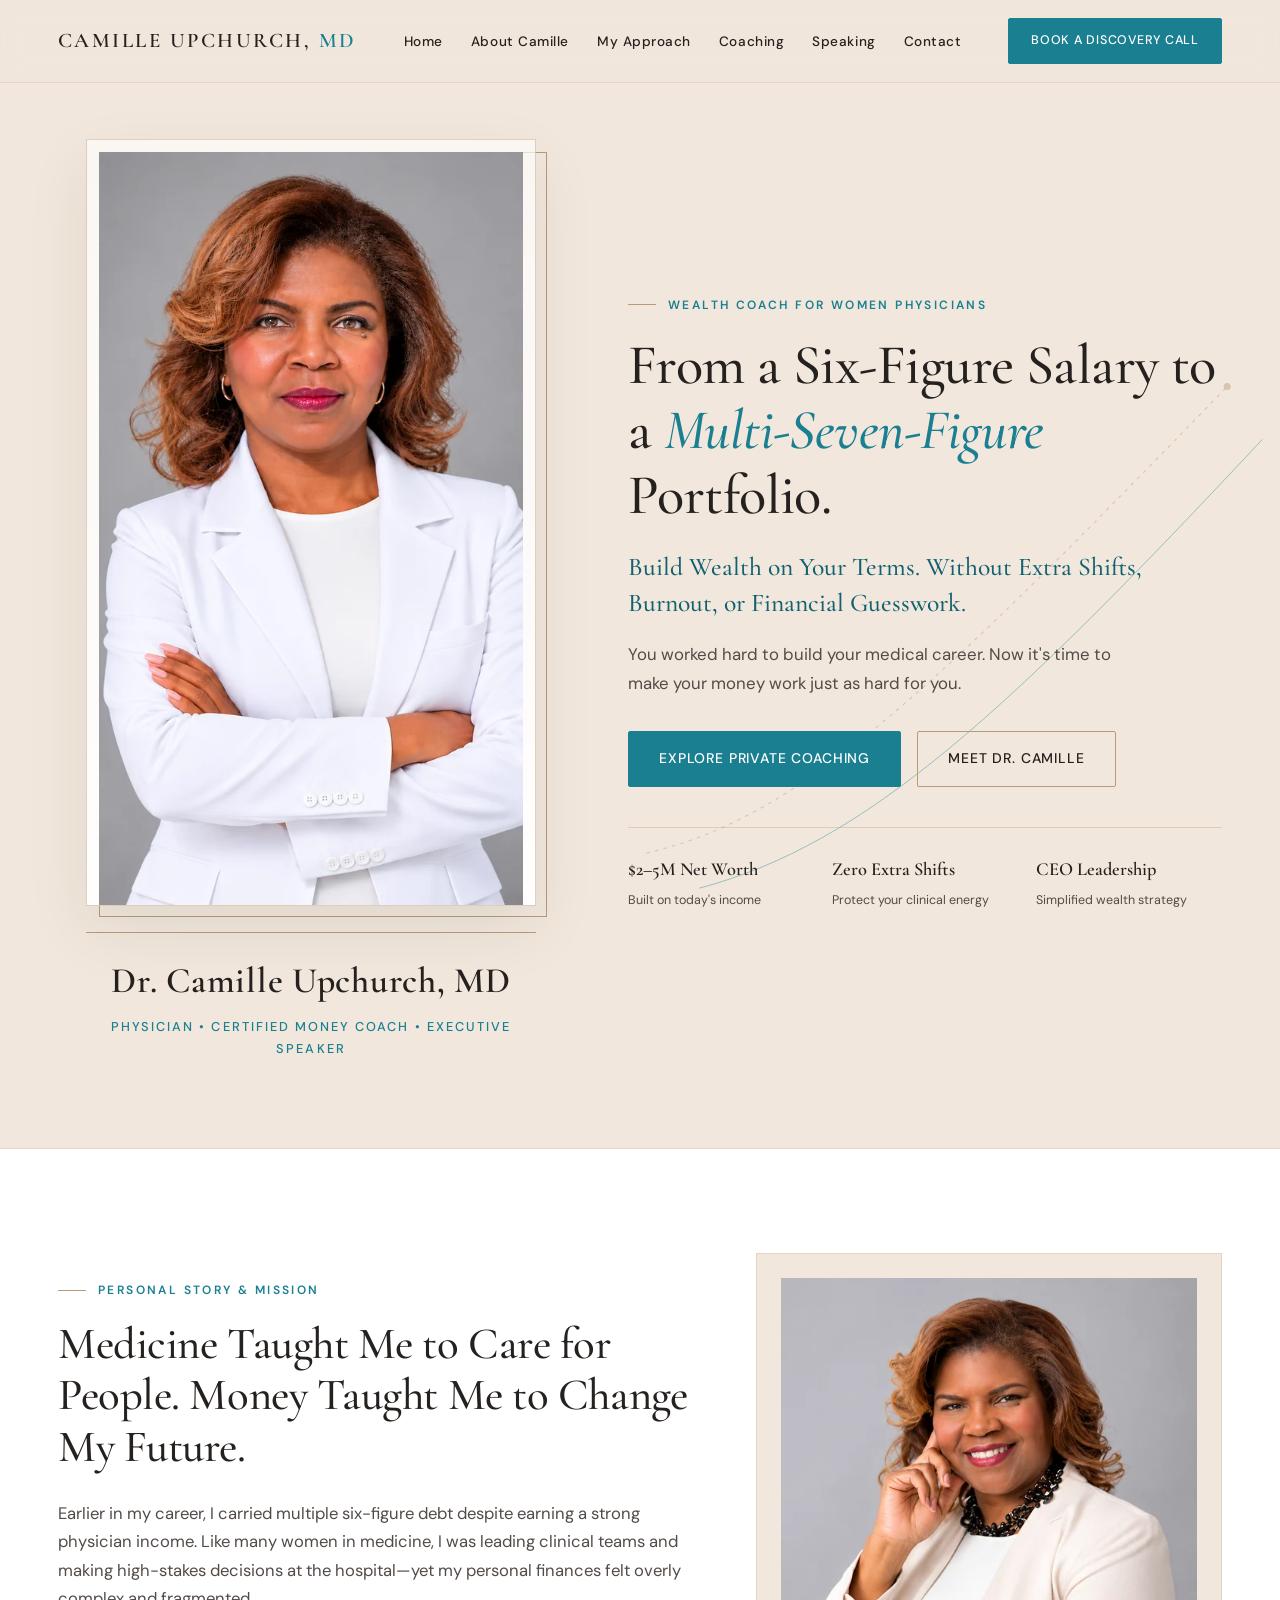
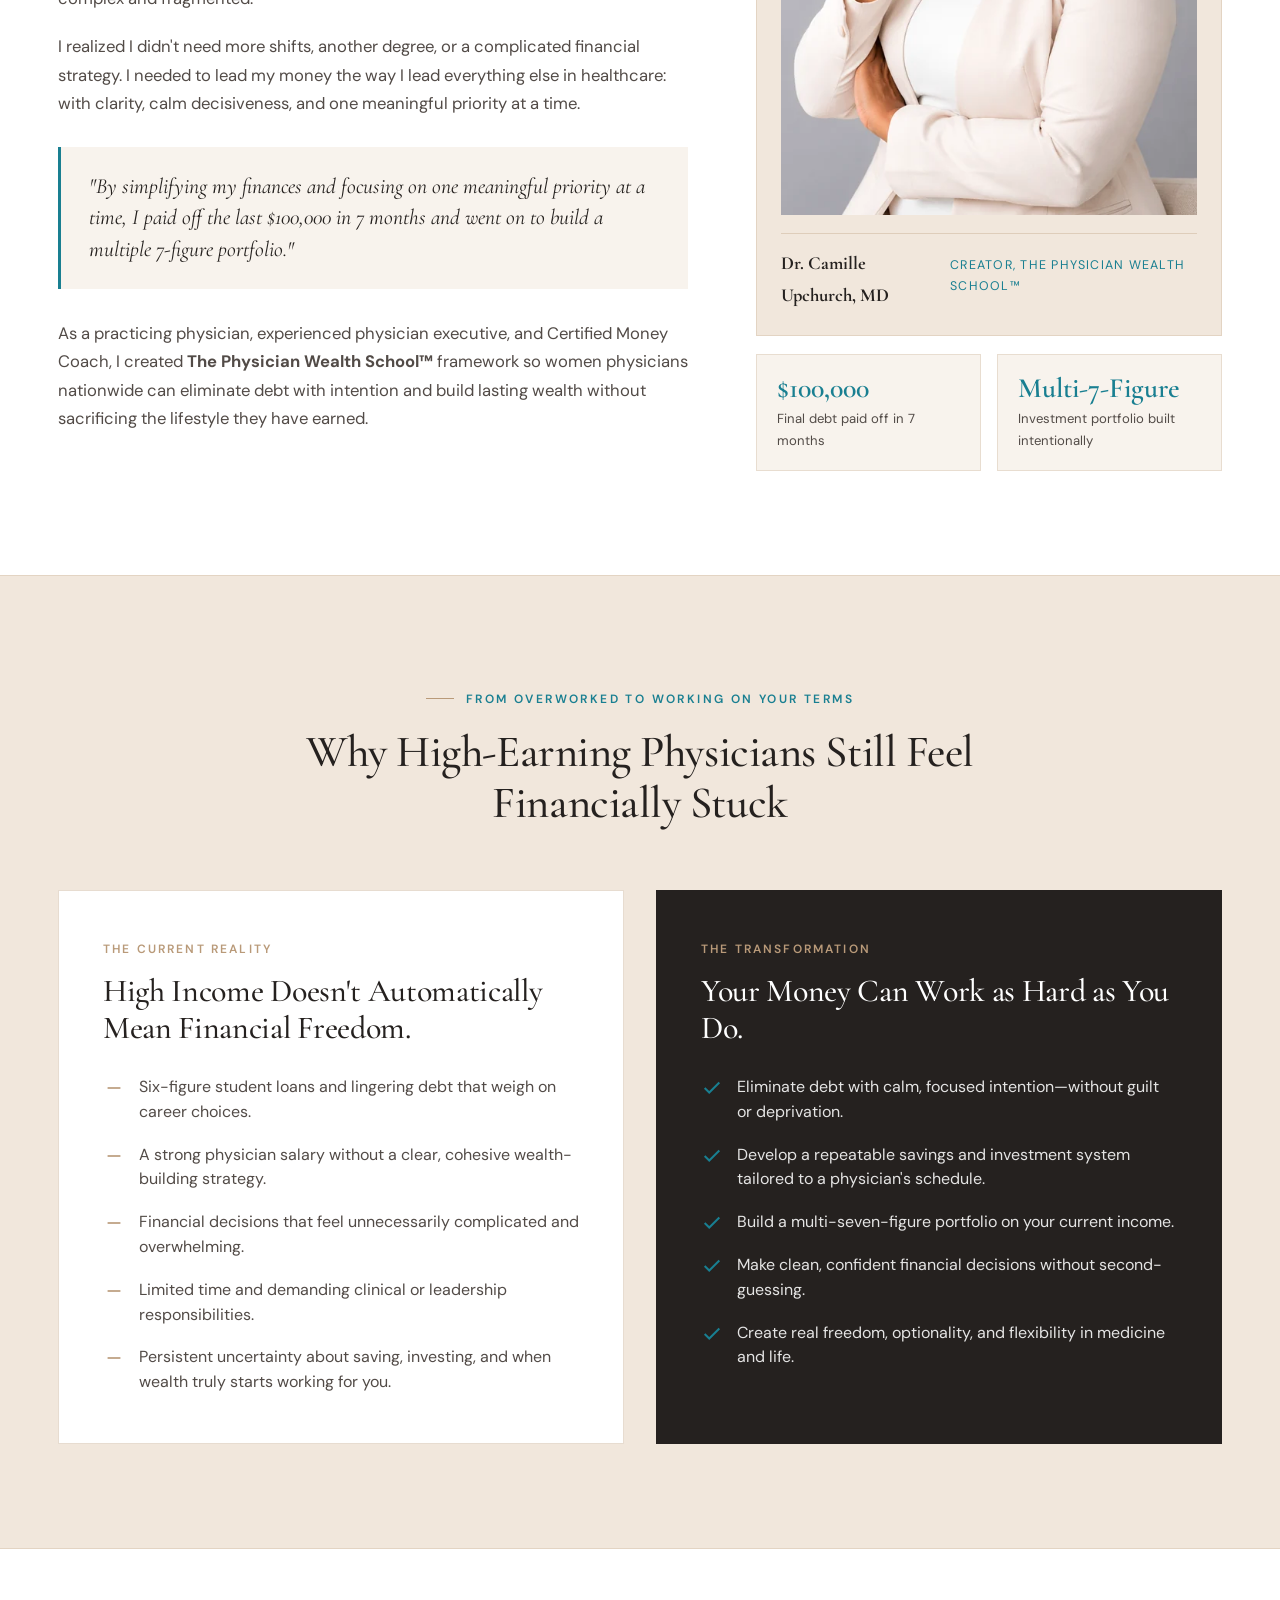
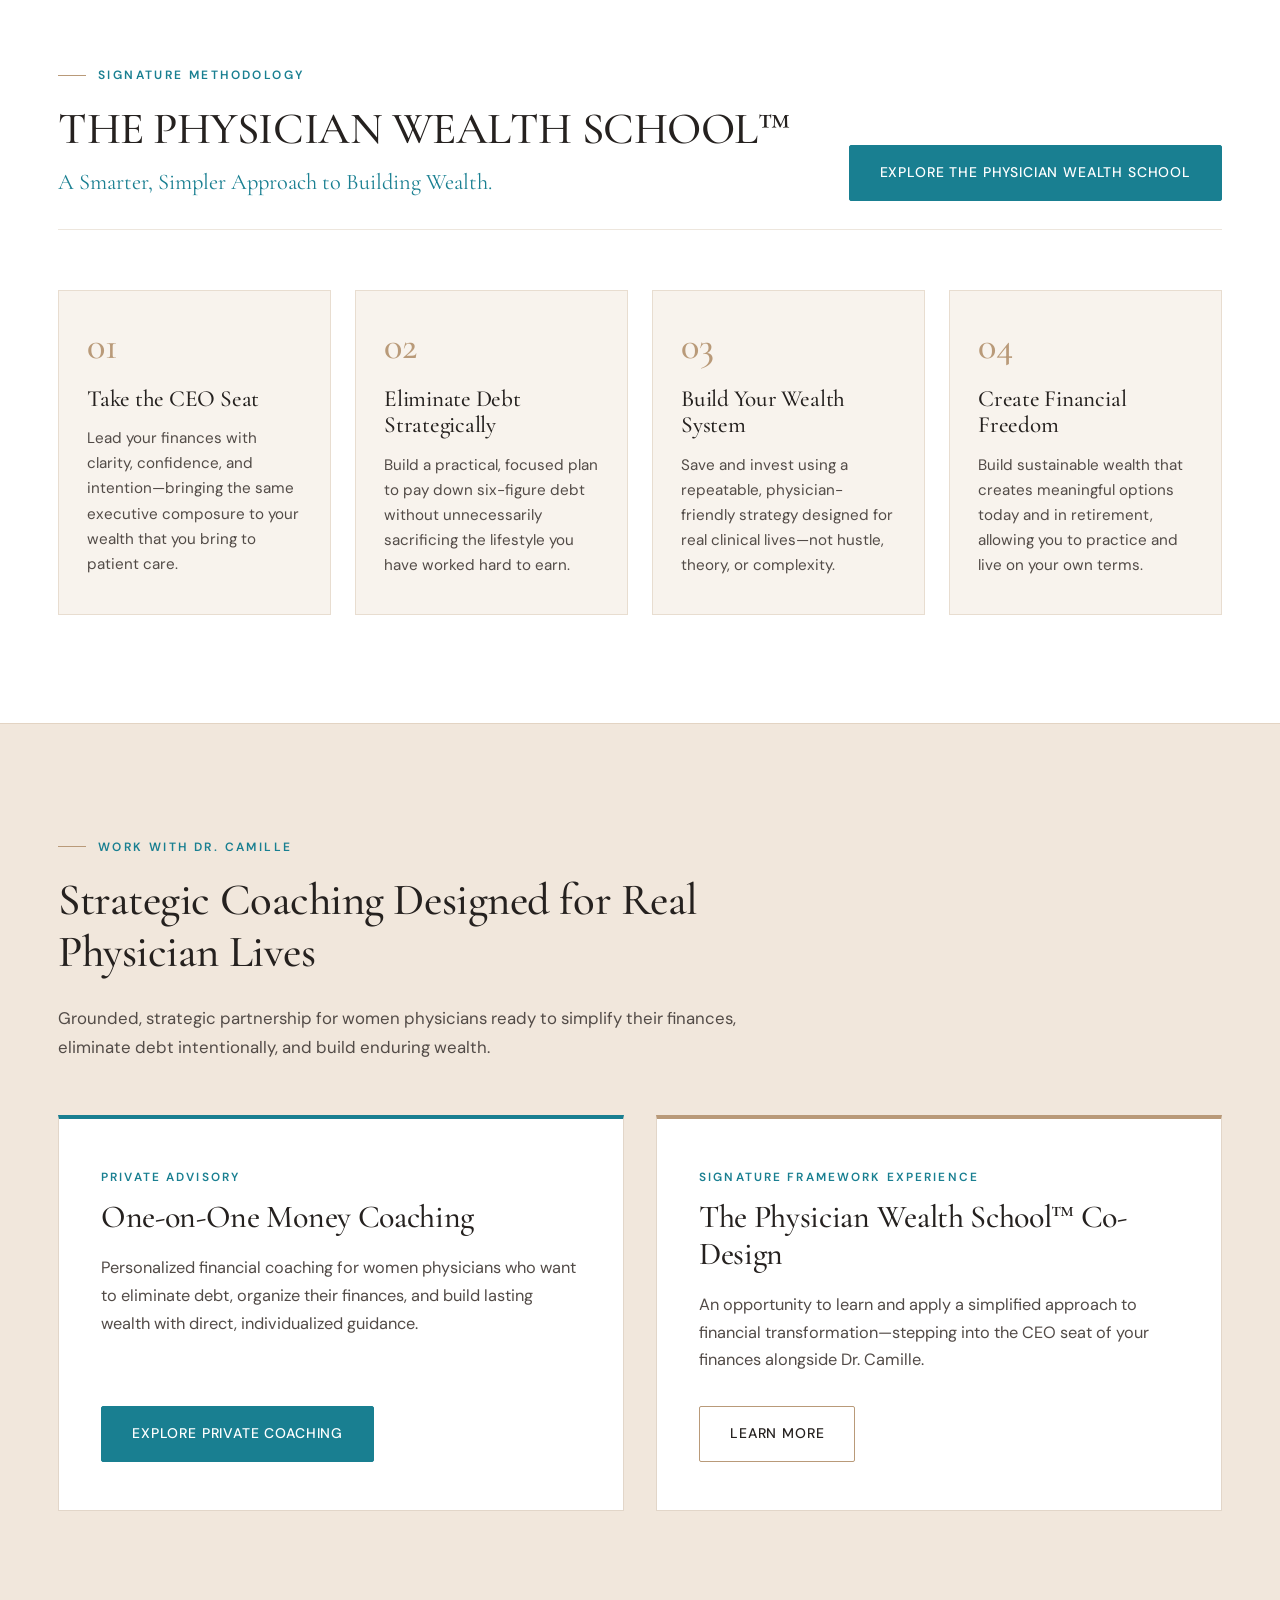
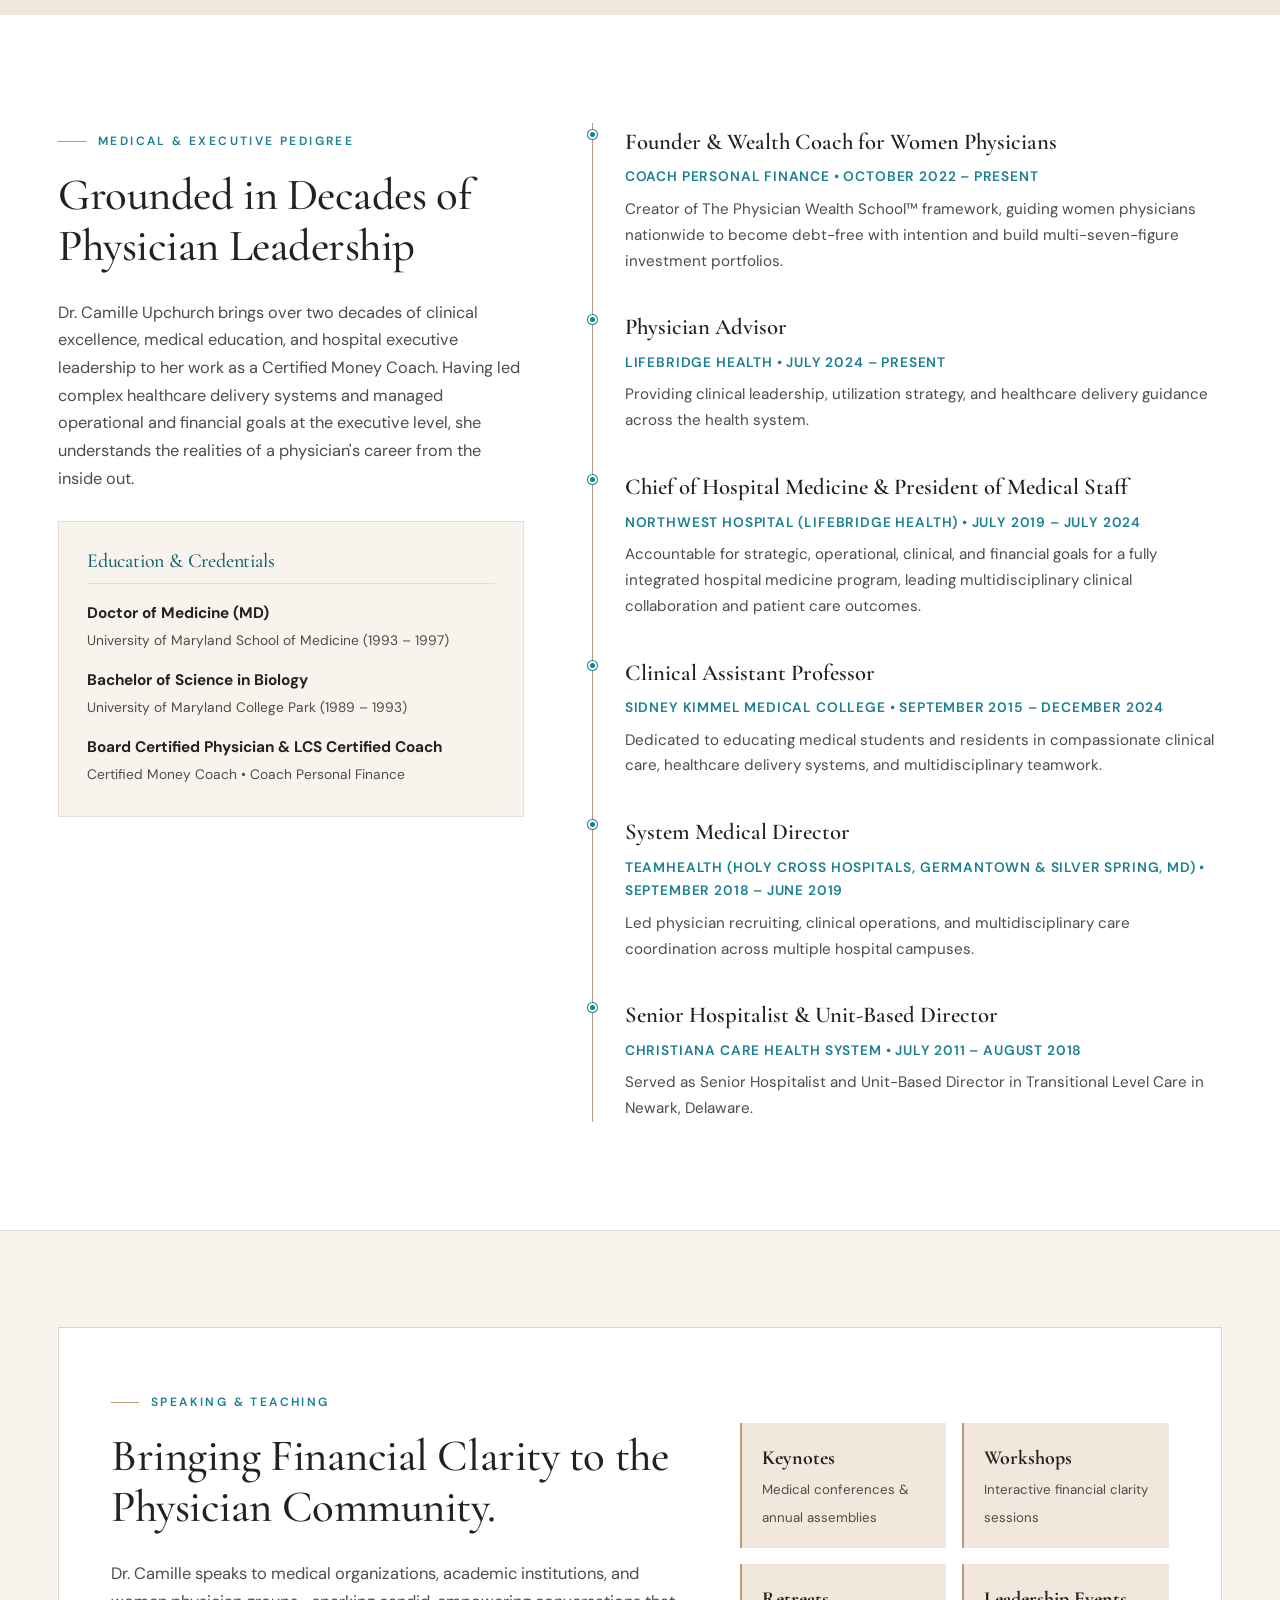
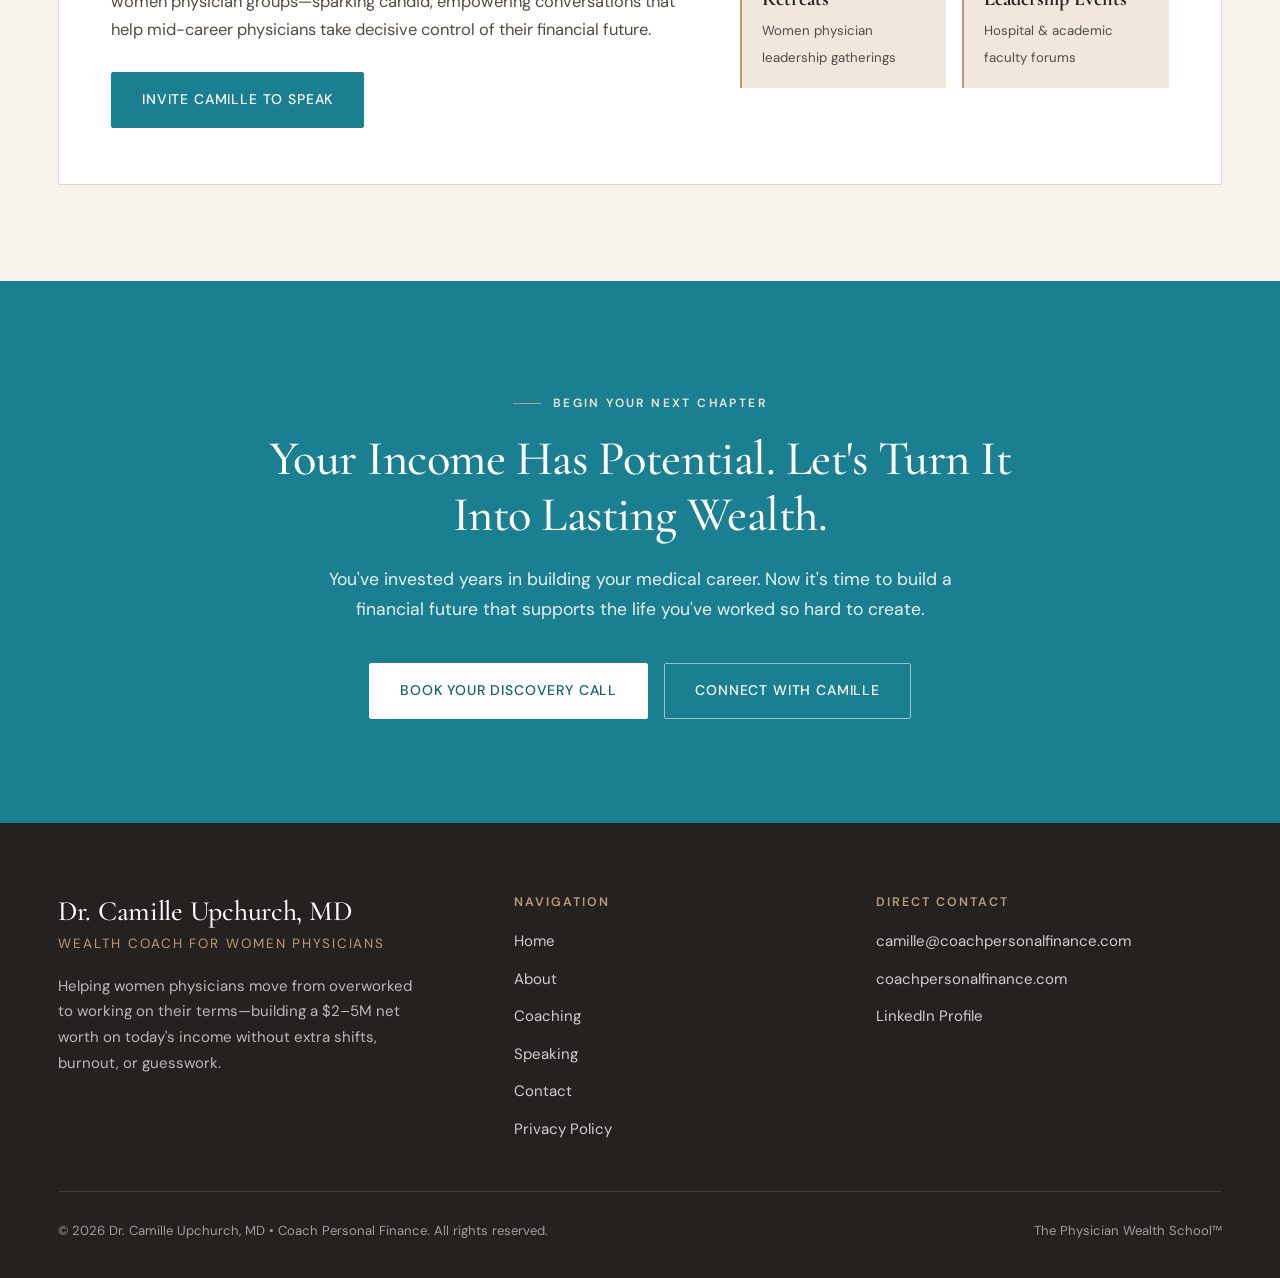
<file: index.html>
<!DOCTYPE html>
<html lang="en">
<head>
<meta charset="UTF-8">
<meta name="viewport" content="width=device-width, initial-scale=1.0">
<title>Dr. Camille Upchurch, MD | Wealth Coach for Women Physicians</title>
<meta name="description" content="Dr. Camille Upchurch, MD — Physician, Certified Money Coach, Physician Executive, and Creator of The Physician Wealth School™. Helping women physicians build a $2–5M net worth on today's income without extra shifts, burnout, or guesswork.">
<meta property="og:title" content="Dr. Camille Upchurch, MD | Wealth Coach for Women Physicians">
<meta property="og:description" content="From a Six-Figure Salary to a Multi-Seven-Figure Portfolio. Build wealth on your terms without extra shifts, burnout, or financial guesswork.">
<meta property="og:type" content="website">
<meta property="og:url" content="https://coachpersonalfinance.com/">
<link rel="preconnect" href="https://fonts.googleapis.com">
<link rel="preconnect" href="https://fonts.gstatic.com" crossorigin>
<link href="https://fonts.googleapis.com/css2?family=Cormorant+Garamond:ital,wght@0,400;0,500;0,600;0,700;1,400;1,600&family=DM+Sans:ital,opsz,wght@0,9..40,300;0,9..40,400;0,9..40,500;0,9..40,600;1,9..40,400&display=swap" rel="stylesheet">
<script type="application/ld+json">
{
  "@context": "https://schema.org",
  "@type": "Person",
  "name": "Dr. Camille Upchurch, MD",
  "jobTitle": "Wealth Coach for Women Physicians & Physician Executive",
  "description": "Physician, Certified Money Coach, Physician Executive, Speaker, and Creator of The Physician Wealth School™.",
  "url": "https://coachpersonalfinance.com/",
  "email": "camille@coachpersonalfinance.com",
  "sameAs": [
    "https://coachpersonalfinance.com/",
    "https://www.linkedin.com/in/camille-upchurch-md-78570296/"
  ],
  "alumniOf": [
    {
      "@type": "CollegeOrUniversity",
      "name": "University of Maryland School of Medicine"
    },
    {
      "@type": "CollegeOrUniversity",
      "name": "University of Maryland College Park"
    }
  ]
}
</script>
<link rel="stylesheet" href="styles.css">
</head>
<body>

<header class="site-header" id="siteHeader">
  <div class="container nav-inner">
    <a href="#home" class="brand-wordmark" aria-label="Dr. Camille Upchurch, MD Home">
      CAMILLE UPCHURCH, <span>MD</span>
    </a>

    <nav aria-label="Primary Navigation">
      <ul class="nav-links">
        <li><a href="#home">Home</a></li>
        <li><a href="#about">About Camille</a></li>
        <li><a href="#approach">My Approach</a></li>
        <li><a href="#coaching">Coaching</a></li>
        <li><a href="#speaking">Speaking</a></li>
        <li><a href="#contact">Contact</a></li>
      </ul>
    </nav>

    <div class="nav-cta-desktop">
      <a href="mailto:camille@coachpersonalfinance.com?subject=Discovery%20Call%20Inquiry" class="btn btn-primary nav-cta" data-modal-trigger="discovery">
        Book a Discovery Call
      </a>
    </div>

    <button class="mobile-toggle" id="mobileToggle" aria-expanded="false" aria-controls="mobileMenu" aria-label="Toggle Menu">
      <svg width="22" height="22" viewBox="0 0 24 24" fill="none" stroke="currentColor" stroke-width="1.8">
        <line x1="3" y1="7" x2="21" y2="7"></line>
        <line x1="3" y1="12" x2="21" y2="12"></line>
        <line x1="3" y1="17" x2="21" y2="17"></line>
      </svg>
    </button>
  </div>

  <div class="mobile-menu" id="mobileMenu">
    <a href="#home">Home</a>
    <a href="#about">About Camille</a>
    <a href="#approach">My Approach</a>
    <a href="#coaching">Coaching</a>
    <a href="#speaking">Speaking</a>
    <a href="#contact">Contact</a>
    <a href="mailto:camille@coachpersonalfinance.com?subject=Discovery%20Call%20Inquiry" class="btn btn-primary" data-modal-trigger="discovery">Book a Discovery Call</a>
  </div>
</header>

<main>
  <!-- HERO SECTION -->
  <section class="hero" id="home">
    <svg class="hero-bg-graphic" viewBox="0 0 800 700" fill="none" aria-hidden="true">
      <path d="M80 620 C 260 580, 420 420, 740 90" stroke="#B99A79" stroke-width="1.2" stroke-dasharray="4 6"/>
      <path d="M140 660 C 330 610, 490 460, 780 150" stroke="#197F91" stroke-width="1"/>
      <circle cx="740" cy="90" r="4" fill="#B99A79"/>
    </svg>

    <div class="container hero-grid">
      <div class="hero-portrait-col reveal">
        <div class="portrait-frame">
          <img
            src="[data-uri]"
            alt="Dr. Camille Upchurch, MD — Wealth Coach for Women Physicians"
            width="560"
            height="995"
            fetchpriority="high">
        </div>
        <div class="hero-nameplate">
          <div class="doctor-name">Dr. Camille Upchurch, MD</div>
          <div class="doctor-creds">Physician &bull; Certified Money Coach &bull; Executive Speaker</div>
        </div>
      </div>

      <div class="hero-copy reveal">
        <div class="eyebrow">Wealth Coach for Women Physicians</div>
        <h1 class="hero-title">
          From a Six-Figure Salary to a <em>Multi-Seven-Figure</em> Portfolio.
        </h1>
        <p class="hero-subtitle">
          Build Wealth on Your Terms. Without Extra Shifts, Burnout, or Financial Guesswork.
        </p>
        <p class="hero-desc">
          You worked hard to build your medical career. Now it's time to make your money work just as hard for you.
        </p>

        <div class="hero-actions">
          <a href="#coaching" class="btn btn-primary">Explore Private Coaching</a>
          <a href="#intro" class="btn btn-secondary">Meet Dr. Camille</a>
        </div>

        <div class="hero-pillars">
          <div class="pillar-item">
            <span>$2–5M Net Worth</span>
            <small>Built on today's income</small>
          </div>
          <div class="pillar-item">
            <span>Zero Extra Shifts</span>
            <small>Protect your clinical energy</small>
          </div>
          <div class="pillar-item">
            <span>CEO Leadership</span>
            <small>Simplified wealth strategy</small>
          </div>
        </div>
      </div>
    </div>
  </section>

  <!-- PERSONAL INTRODUCTION -->
  <section class="intro-section" id="intro">
    <div class="container intro-grid">
      <div class="intro-text reveal">
        <div class="eyebrow">Personal Story &amp; Mission</div>
        <h2 class="section-heading">
          Medicine Taught Me to Care for People. Money Taught Me to Change My Future.
        </h2>
        <p>
          Earlier in my career, I carried multiple six-figure debt despite earning a strong physician income. Like many women in medicine, I was leading clinical teams and making high-stakes decisions at the hospital—yet my personal finances felt overly complex and fragmented.
        </p>
        <p>
          I realized I didn't need more shifts, another degree, or a complicated financial strategy. I needed to lead my money the way I lead everything else in healthcare: with clarity, calm decisiveness, and one meaningful priority at a time.
        </p>

        <div class="intro-highlight">
          <p>
            "By simplifying my finances and focusing on one meaningful priority at a time, I paid off the last $100,000 in 7 months and went on to build a multiple 7-figure portfolio."
          </p>
        </div>

        <p>
          As a practicing physician, experienced physician executive, and Certified Money Coach, I created <strong>The Physician Wealth School™</strong> framework so women physicians nationwide can eliminate debt with intention and build lasting wealth without sacrificing the lifestyle they have earned.
        </p>
      </div>

      <div class="intro-media reveal">
        <div class="secondary-portrait-card">
          <img
            src="[data-uri]"
            alt="Dr. Camille Upchurch, MD smiling in cream blazer"
            width="540"
            height="698"
            loading="lazy">
          <div class="secondary-caption">
            <strong>Dr. Camille Upchurch, MD</strong>
            <span>Creator, The Physician Wealth School™</span>
          </div>
        </div>

        <div class="milestone-strip">
          <div class="milestone-box">
            <div class="num">$100,000</div>
            <div class="label">Final debt paid off in 7 months</div>
          </div>
          <div class="milestone-box">
            <div class="num">Multi-7-Figure</div>
            <div class="label">Investment portfolio built intentionally</div>
          </div>
        </div>
      </div>
    </div>
  </section>

  <!-- THE PROBLEM / THE TRANSFORMATION -->
  <section class="transformation-section">
    <div class="container">
      <div class="split-header reveal">
        <div class="eyebrow">From Overworked to Working on Your Terms</div>
        <h2 class="section-heading">Why High-Earning Physicians Still Feel Financially Stuck</h2>
      </div>

      <div class="split-grid">
        <div class="split-card split-problem reveal">
          <div>
            <div class="split-tag">The Current Reality</div>
            <h3>High Income Doesn't Automatically Mean Financial Freedom.</h3>
            <ul class="split-list">
              <li>
                <svg class="split-icon" viewBox="0 0 24 24" fill="none" stroke="#B99A79" stroke-width="1.8"><line x1="5" y1="12" x2="19" y2="12"/></svg>
                <span>Six-figure student loans and lingering debt that weigh on career choices.</span>
              </li>
              <li>
                <svg class="split-icon" viewBox="0 0 24 24" fill="none" stroke="#B99A79" stroke-width="1.8"><line x1="5" y1="12" x2="19" y2="12"/></svg>
                <span>A strong physician salary without a clear, cohesive wealth-building strategy.</span>
              </li>
              <li>
                <svg class="split-icon" viewBox="0 0 24 24" fill="none" stroke="#B99A79" stroke-width="1.8"><line x1="5" y1="12" x2="19" y2="12"/></svg>
                <span>Financial decisions that feel unnecessarily complicated and overwhelming.</span>
              </li>
              <li>
                <svg class="split-icon" viewBox="0 0 24 24" fill="none" stroke="#B99A79" stroke-width="1.8"><line x1="5" y1="12" x2="19" y2="12"/></svg>
                <span>Limited time and demanding clinical or leadership responsibilities.</span>
              </li>
              <li>
                <svg class="split-icon" viewBox="0 0 24 24" fill="none" stroke="#B99A79" stroke-width="1.8"><line x1="5" y1="12" x2="19" y2="12"/></svg>
                <span>Persistent uncertainty about saving, investing, and when wealth truly starts working for you.</span>
              </li>
            </ul>
          </div>
        </div>

        <div class="split-card split-solution reveal">
          <div>
            <div class="split-tag">The Transformation</div>
            <h3>Your Money Can Work as Hard as You Do.</h3>
            <ul class="split-list">
              <li>
                <svg class="split-icon" viewBox="0 0 24 24" fill="none" stroke="#197F91" stroke-width="2.2"><polyline points="20 6 9 17 4 12"/></svg>
                <span>Eliminate debt with calm, focused intention—without guilt or deprivation.</span>
              </li>
              <li>
                <svg class="split-icon" viewBox="0 0 24 24" fill="none" stroke="#197F91" stroke-width="2.2"><polyline points="20 6 9 17 4 12"/></svg>
                <span>Develop a repeatable savings and investment system tailored to a physician's schedule.</span>
              </li>
              <li>
                <svg class="split-icon" viewBox="0 0 24 24" fill="none" stroke="#197F91" stroke-width="2.2"><polyline points="20 6 9 17 4 12"/></svg>
                <span>Build a multi-seven-figure portfolio on your current income.</span>
              </li>
              <li>
                <svg class="split-icon" viewBox="0 0 24 24" fill="none" stroke="#197F91" stroke-width="2.2"><polyline points="20 6 9 17 4 12"/></svg>
                <span>Make clean, confident financial decisions without second-guessing.</span>
              </li>
              <li>
                <svg class="split-icon" viewBox="0 0 24 24" fill="none" stroke="#197F91" stroke-width="2.2"><polyline points="20 6 9 17 4 12"/></svg>
                <span>Create real freedom, optionality, and flexibility in medicine and life.</span>
              </li>
            </ul>
          </div>
        </div>
      </div>
    </div>
  </section>

  <!-- THE SIGNATURE FRAMEWORK -->
  <section class="framework-section" id="approach">
    <div class="container">
      <div class="framework-head reveal">
        <div>
          <div class="eyebrow">Signature Methodology</div>
          <h2 class="section-heading" style="margin-bottom:0;">THE PHYSICIAN WEALTH SCHOOL™</h2>
          <p>A Smarter, Simpler Approach to Building Wealth.</p>
        </div>
        <a href="#coaching" class="btn btn-primary">Explore The Physician Wealth School</a>
      </div>

      <div class="framework-grid">
        <article class="step-card reveal">
          <div class="step-num">01</div>
          <h3>Take the CEO Seat</h3>
          <p>Lead your finances with clarity, confidence, and intention—bringing the same executive composure to your wealth that you bring to patient care.</p>
        </article>

        <article class="step-card reveal">
          <div class="step-num">02</div>
          <h3>Eliminate Debt Strategically</h3>
          <p>Build a practical, focused plan to pay down six-figure debt without unnecessarily sacrificing the lifestyle you have worked hard to earn.</p>
        </article>

        <article class="step-card reveal">
          <div class="step-num">03</div>
          <h3>Build Your Wealth System</h3>
          <p>Save and invest using a repeatable, physician-friendly strategy designed for real clinical lives—not hustle, theory, or complexity.</p>
        </article>

        <article class="step-card reveal">
          <div class="step-num">04</div>
          <h3>Create Financial Freedom</h3>
          <p>Build sustainable wealth that creates meaningful options today and in retirement, allowing you to practice and live on your own terms.</p>
        </article>
      </div>
    </div>
  </section>

  <!-- COACHING SERVICES -->
  <section class="coaching-section" id="coaching">
    <div class="container">
      <div class="coaching-intro reveal">
        <div class="eyebrow">Work With Dr. Camille</div>
        <h2 class="section-heading">Strategic Coaching Designed for Real Physician Lives</h2>
        <p>
          Grounded, strategic partnership for women physicians ready to simplify their finances, eliminate debt intentionally, and build enduring wealth.
        </p>
      </div>

      <div class="services-grid">
        <div class="service-card featured reveal">
          <div>
            <div class="service-label">Private Advisory</div>
            <h3>One-on-One Money Coaching</h3>
            <p>
              Personalized financial coaching for women physicians who want to eliminate debt, organize their finances, and build lasting wealth with direct, individualized guidance.
            </p>
          </div>
          <div>
            <a href="mailto:camille@coachpersonalfinance.com?subject=One-on-One%20Money%20Coaching%20Inquiry" class="btn btn-primary" data-modal-trigger="coaching">
              Explore Private Coaching
            </a>
          </div>
        </div>

        <div class="service-card co-design reveal">
          <div>
            <div class="service-label">Signature Framework Experience</div>
            <h3>The Physician Wealth School™ Co-Design</h3>
            <p>
              An opportunity to learn and apply a simplified approach to financial transformation—stepping into the CEO seat of your finances alongside Dr. Camille.
            </p>
          </div>
          <div>
            <a href="mailto:camille@coachpersonalfinance.com?subject=DESIGN%20-%20The%20Physician%20Wealth%20School%20Co-Design" class="btn btn-secondary" data-modal-trigger="codesign">
              Learn More
            </a>
          </div>
        </div>
      </div>
    </div>
  </section>

  <!-- ABOUT DR. CAMILLE -->
  <section class="about-section" id="about">
    <div class="container about-layout">
      <div class="about-sticky reveal">
        <div class="eyebrow">Medical &amp; Executive Pedigree</div>
        <h2 class="section-heading">Grounded in Decades of Physician Leadership</h2>
        <p>
          Dr. Camille Upchurch brings over two decades of clinical excellence, medical education, and hospital executive leadership to her work as a Certified Money Coach. Having led complex healthcare delivery systems and managed operational and financial goals at the executive level, she understands the realities of a physician's career from the inside out.
        </p>

        <div class="education-box">
          <h4>Education &amp; Credentials</h4>
          <div class="edu-item">
            <strong>Doctor of Medicine (MD)</strong>
            <span>University of Maryland School of Medicine (1993 – 1997)</span>
          </div>
          <div class="edu-item">
            <strong>Bachelor of Science in Biology</strong>
            <span>University of Maryland College Park (1989 – 1993)</span>
          </div>
          <div class="edu-item">
            <strong>Board Certified Physician &amp; LCS Certified Coach</strong>
            <span>Certified Money Coach &bull; Coach Personal Finance</span>
          </div>
        </div>
      </div>

      <div class="timeline reveal" aria-label="Medical Leadership and Career Timeline">
        <div class="timeline-item">
          <div class="timeline-role">Founder &amp; Wealth Coach for Women Physicians</div>
          <div class="timeline-org">Coach Personal Finance &bull; October 2022 – Present</div>
          <p class="timeline-desc">
            Creator of The Physician Wealth School™ framework, guiding women physicians nationwide to become debt-free with intention and build multi-seven-figure investment portfolios.
          </p>
        </div>

        <div class="timeline-item">
          <div class="timeline-role">Physician Advisor</div>
          <div class="timeline-org">LifeBridge Health &bull; July 2024 – Present</div>
          <p class="timeline-desc">
            Providing clinical leadership, utilization strategy, and healthcare delivery guidance across the health system.
          </p>
        </div>

        <div class="timeline-item">
          <div class="timeline-role">Chief of Hospital Medicine &amp; President of Medical Staff</div>
          <div class="timeline-org">Northwest Hospital (LifeBridge Health) &bull; July 2019 – July 2024</div>
          <p class="timeline-desc">
            Accountable for strategic, operational, clinical, and financial goals for a fully integrated hospital medicine program, leading multidisciplinary clinical collaboration and patient care outcomes.
          </p>
        </div>

        <div class="timeline-item">
          <div class="timeline-role">Clinical Assistant Professor</div>
          <div class="timeline-org">Sidney Kimmel Medical College &bull; September 2015 – December 2024</div>
          <p class="timeline-desc">
            Dedicated to educating medical students and residents in compassionate clinical care, healthcare delivery systems, and multidisciplinary teamwork.
          </p>
        </div>

        <div class="timeline-item">
          <div class="timeline-role">System Medical Director</div>
          <div class="timeline-org">TeamHealth (Holy Cross Hospitals, Germantown &amp; Silver Spring, MD) &bull; September 2018 – June 2019</div>
          <p class="timeline-desc">
            Led physician recruiting, clinical operations, and multidisciplinary care coordination across multiple hospital campuses.
          </p>
        </div>

        <div class="timeline-item">
          <div class="timeline-role">Senior Hospitalist &amp; Unit-Based Director</div>
          <div class="timeline-org">Christiana Care Health System &bull; July 2011 – August 2018</div>
          <p class="timeline-desc">
            Served as Senior Hospitalist and Unit-Based Director in Transitional Level Care in Newark, Delaware.
          </p>
        </div>
      </div>
    </div>
  </section>

  <!-- SPEAKING & LEADERSHIP -->
  <section class="speaking-section" id="speaking">
    <div class="container">
      <div class="speaking-card reveal">
        <div>
          <div class="eyebrow">Speaking &amp; Teaching</div>
          <h2 class="section-heading">Bringing Financial Clarity to the Physician Community.</h2>
          <p style="color: var(--charcoal-muted); margin-bottom: 28px; font-size: 1.03rem;">
            Dr. Camille speaks to medical organizations, academic institutions, and women physician groups—sparking candid, empowering conversations that help mid-career physicians take decisive control of their financial future.
          </p>
          <a href="mailto:camille@coachpersonalfinance.com?subject=SPEAK%20-%20Speaking%20Inquiry%20for%20Dr.%20Camille%20Upchurch" class="btn btn-primary" data-modal-trigger="speaking">
            Invite Camille to Speak
          </a>
        </div>

        <div class="speaking-formats">
          <div class="format-pill">
            <strong>Keynotes</strong>
            <span>Medical conferences &amp; annual assemblies</span>
          </div>
          <div class="format-pill">
            <strong>Workshops</strong>
            <span>Interactive financial clarity sessions</span>
          </div>
          <div class="format-pill">
            <strong>Retreats</strong>
            <span>Women physician leadership gatherings</span>
          </div>
          <div class="format-pill">
            <strong>Leadership Events</strong>
            <span>Hospital &amp; academic faculty forums</span>
          </div>
        </div>
      </div>
    </div>
  </section>

  <!-- FINAL CALL TO ACTION -->
  <section class="cta-section" id="contact">
    <div class="container reveal">
      <div class="eyebrow">Begin Your Next Chapter</div>
      <h2>Your Income Has Potential. Let's Turn It Into Lasting Wealth.</h2>
      <p>
        You've invested years in building your medical career. Now it's time to build a financial future that supports the life you've worked so hard to create.
      </p>
      <div class="cta-buttons">
        <a href="mailto:camille@coachpersonalfinance.com?subject=Discovery%20Call%20Request" class="btn btn-light" data-modal-trigger="discovery">
          Book Your Discovery Call
        </a>
        <a href="https://www.linkedin.com/in/camille-upchurch-md-78570296/" target="_blank" rel="noopener noreferrer" class="btn btn-outline-light">
          Connect With Camille
        </a>
      </div>
    </div>
  </section>
</main>

<!-- FOOTER -->
<footer class="site-footer">
  <div class="container">
    <div class="footer-grid">
      <div class="footer-brand">
        <h3>Dr. Camille Upchurch, MD</h3>
        <div class="subtitle">Wealth Coach for Women Physicians</div>
        <p>
          Helping women physicians move from overworked to working on their terms—building a $2–5M net worth on today's income without extra shifts, burnout, or guesswork.
        </p>
      </div>

      <div class="footer-col">
        <h4>Navigation</h4>
        <ul class="footer-links">
          <li><a href="#home">Home</a></li>
          <li><a href="#about">About</a></li>
          <li><a href="#coaching">Coaching</a></li>
          <li><a href="#speaking">Speaking</a></li>
          <li><a href="#contact">Contact</a></li>
          <li><a href="#privacy" data-modal-trigger="privacy">Privacy Policy</a></li>
        </ul>
      </div>

      <div class="footer-col">
        <h4>Direct Contact</h4>
        <ul class="footer-links">
          <li><a href="mailto:camille@coachpersonalfinance.com">camille@coachpersonalfinance.com</a></li>
          <li><a href="https://coachpersonalfinance.com/" target="_blank" rel="noopener noreferrer">coachpersonalfinance.com</a></li>
          <li><a href="https://www.linkedin.com/in/camille-upchurch-md-78570296/" target="_blank" rel="noopener noreferrer">LinkedIn Profile</a></li>
        </ul>
      </div>
    </div>

    <div class="footer-bottom">
      <span>&copy; 2026 Dr. Camille Upchurch, MD &bull; Coach Personal Finance. All rights reserved.</span>
      <span>The Physician Wealth School™</span>
    </div>
  </div>
</footer>

<!-- VERIFIED CONTACT & PRIVACY MODAL -->
<div class="modal-backdrop" id="infoModal" role="dialog" aria-modal="true" aria-labelledby="modalTitle">
  <div class="modal-box">
    <button class="modal-close" id="modalClose" aria-label="Close Dialog">&times;</button>
    <h3 id="modalTitle">Connect With Dr. Camille Upchurch, MD</h3>
    <p id="modalBody">
      Reach out directly through Dr. Camille's verified channels to inquire about private coaching, The Physician Wealth School™ Co-Design, or speaking engagements.
    </p>
    <div class="contact-channels" id="modalChannels">
      <a href="mailto:camille@coachpersonalfinance.com?subject=Discovery%20Call%20Inquiry" class="channel-link">
        <span>Email: camille@coachpersonalfinance.com</span>
        <span>&rarr;</span>
      </a>
      <a href="https://coachpersonalfinance.com/" target="_blank" rel="noopener noreferrer" class="channel-link">
        <span>Official Website: coachpersonalfinance.com</span>
        <span>&rarr;</span>
      </a>
      <a href="https://www.linkedin.com/in/camille-upchurch-md-78570296/" target="_blank" rel="noopener noreferrer" class="channel-link">
        <span>LinkedIn: Camille Upchurch, MD (DM "DESIGN" or "SPEAK")</span>
        <span>&rarr;</span>
      </a>
    </div>
  </div>
</div>

<script src="script.js" defer></script>
</body>
</html>
</file>
<file: styles.css>
:root {
  --teal: #197F91;
  --teal-dark: #126170;
  --teal-soft: rgba(25, 127, 145, 0.08);
  --ivory: #F1E7DC;
  --ivory-light: #F8F3ED;
  --charcoal: #25211F;
  --charcoal-muted: #524B47;
  --champagne: #B99A79;
  --champagne-light: rgba(185, 154, 121, 0.25);
  --white: #FFFFFF;
  --serif: 'Cormorant Garamond', Georgia, 'Times New Roman', serif;
  --sans: 'DM Sans', -apple-system, BlinkMacSystemFont, 'Segoe UI', Roboto, sans-serif;
  --container: 1220px;
  --transition: 0.35s cubic-bezier(0.22, 1, 0.36, 1);
}

*, *::before, *::after {
  box-sizing: border-box;
  margin: 0;
  padding: 0;
}

html {
  scroll-behavior: smooth;
  font-size: 16px;
  background-color: var(--ivory);
  color: var(--charcoal);
}

@media (prefers-reduced-motion: reduce) {
  html { scroll-behavior: auto; }
  *, *::before, *::after {
    animation-duration: 0.01ms !important;
    animation-iteration-count: 1 !important;
    transition-duration: 0.01ms !important;
  }
}

body {
  font-family: var(--sans);
  line-height: 1.7;
  color: var(--charcoal);
  background-color: var(--ivory);
  overflow-x: hidden;
  -webkit-font-smoothing: antialiased;
}

img {
  max-width: 100%;
  display: block;
}

a {
  color: inherit;
  text-decoration: none;
}

.container {
  width: 100%;
  max-width: var(--container);
  margin: 0 auto;
  padding: 0 28px;
}

/* Typography */
h1, h2, h3, h4, .serif {
  font-family: var(--serif);
  font-weight: 500;
  line-height: 1.15;
  letter-spacing: -0.01em;
}

.eyebrow {
  display: inline-flex;
  align-items: center;
  gap: 12px;
  font-family: var(--sans);
  font-size: 0.75rem;
  font-weight: 600;
  letter-spacing: 0.2em;
  text-transform: uppercase;
  color: var(--teal);
  margin-bottom: 18px;
}

.eyebrow::before {
  content: "";
  display: inline-block;
  width: 28px;
  height: 1px;
  background-color: var(--champagne);
}

/* Buttons */
.btn {
  display: inline-flex;
  align-items: center;
  justify-content: center;
  gap: 10px;
  padding: 15px 30px;
  font-family: var(--sans);
  font-size: 0.875rem;
  font-weight: 500;
  letter-spacing: 0.06em;
  text-transform: uppercase;
  border-radius: 2px;
  border: 1px solid transparent;
  cursor: pointer;
  transition: transform var(--transition), background-color var(--transition), border-color var(--transition), color var(--transition), box-shadow var(--transition);
}

.btn-primary {
  background-color: var(--teal);
  color: var(--white);
  border-color: var(--teal);
}

.btn-primary:hover {
  background-color: var(--teal-dark);
  border-color: var(--teal-dark);
  transform: translateY(-2px);
  box-shadow: 0 12px 24px rgba(25, 127, 145, 0.18);
}

.btn-secondary {
  background-color: transparent;
  color: var(--charcoal);
  border-color: var(--champagne);
}

.btn-secondary:hover {
  background-color: var(--charcoal);
  color: var(--white);
  border-color: var(--charcoal);
  transform: translateY(-2px);
}

.btn-light {
  background-color: var(--white);
  color: var(--teal-dark);
  border-color: var(--white);
}

.btn-light:hover {
  background-color: var(--ivory);
  border-color: var(--ivory);
  transform: translateY(-2px);
}

.btn-outline-light {
  background-color: transparent;
  color: var(--white);
  border-color: rgba(255, 255, 255, 0.55);
}

.btn-outline-light:hover {
  background-color: rgba(255, 255, 255, 0.12);
  border-color: var(--white);
  transform: translateY(-2px);
}

/* Navigation */
.site-header {
  position: sticky;
  top: 0;
  z-index: 100;
  background-color: rgba(241, 231, 220, 0.92);
  backdrop-filter: blur(12px);
  -webkit-backdrop-filter: blur(12px);
  border-bottom: 1px solid rgba(185, 154, 121, 0.25);
  transition: background-color var(--transition), box-shadow var(--transition);
}

.site-header.scrolled {
  background-color: rgba(255, 255, 255, 0.96);
  box-shadow: 0 6px 24px rgba(37, 33, 31, 0.05);
}

.nav-inner {
  display: flex;
  align-items: center;
  justify-content: space-between;
  height: 82px;
  gap: 20px;
}

.brand-wordmark {
  font-family: var(--serif);
  font-size: 1.3rem;
  font-weight: 600;
  letter-spacing: 0.12em;
  color: var(--charcoal);
  white-space: nowrap;
}

.brand-wordmark span {
  color: var(--teal);
}

.nav-links {
  display: flex;
  align-items: center;
  gap: 28px;
  list-style: none;
}

.nav-links a {
  font-size: 0.85rem;
  font-weight: 500;
  letter-spacing: 0.04em;
  color: var(--charcoal);
  position: relative;
  padding: 4px 0;
  transition: color var(--transition);
}

.nav-links a::after {
  content: "";
  position: absolute;
  left: 0;
  bottom: 0;
  width: 0;
  height: 1.5px;
  background-color: var(--teal);
  transition: width var(--transition);
}

.nav-links a:hover {
  color: var(--teal);
}

.nav-links a:hover::after {
  width: 100%;
}

.nav-cta {
  padding: 11px 22px;
  font-size: 0.78rem;
}

.mobile-toggle {
  display: none;
  background: none;
  border: 1px solid var(--champagne);
  color: var(--charcoal);
  width: 44px;
  height: 44px;
  align-items: center;
  justify-content: center;
  cursor: pointer;
  border-radius: 2px;
}

.mobile-menu {
  display: none;
}

/* Hero Section */
.hero {
  position: relative;
  background-color: var(--ivory);
  padding: 56px 0 88px;
  border-bottom: 1px solid var(--champagne-light);
  overflow: hidden;
}

.hero-bg-graphic {
  position: absolute;
  top: 0;
  right: 0;
  width: 55%;
  height: 100%;
  pointer-events: none;
  opacity: 0.45;
}

.hero-grid {
  position: relative;
  z-index: 2;
  display: grid;
  grid-template-columns: 0.92fr 1.08fr;
  gap: 64px;
  align-items: center;
}

.hero-portrait-col {
  display: flex;
  flex-direction: column;
  align-items: center;
}

.portrait-frame {
  position: relative;
  width: 100%;
  max-width: 450px;
  background: linear-gradient(180deg, rgba(255,255,255,0.65) 0%, rgba(255,255,255,0.95) 100%);
  border: 1px solid rgba(185, 154, 121, 0.45);
  padding: 12px 12px 0;
  box-shadow: 0 24px 60px rgba(37, 33, 31, 0.08);
}

.portrait-frame::before {
  content: "";
  position: absolute;
  top: 12px;
  left: 12px;
  right: -12px;
  bottom: -12px;
  border: 1px solid var(--champagne);
  z-index: -1;
  pointer-events: none;
}

.portrait-frame img {
  width: 100%;
  height: auto;
  object-fit: contain;
  margin: 0 auto;
}

.hero-nameplate {
  width: 100%;
  max-width: 450px;
  margin-top: 26px;
  padding-top: 18px;
  border-top: 1px solid var(--champagne);
  text-align: center;
}

.hero-nameplate .doctor-name {
  font-family: var(--serif);
  font-size: clamp(1.85rem, 2.8vw, 2.35rem);
  font-weight: 600;
  color: var(--charcoal);
  letter-spacing: 0.02em;
}

.hero-nameplate .doctor-creds {
  font-size: 0.8rem;
  font-weight: 500;
  letter-spacing: 0.16em;
  text-transform: uppercase;
  color: var(--teal);
  margin-top: 4px;
}

.hero-copy {
  max-width: 600px;
}

.hero-title {
  font-size: clamp(2.55rem, 4.4vw, 3.85rem);
  font-weight: 500;
  color: var(--charcoal);
  margin-bottom: 22px;
}

.hero-title em {
  font-style: italic;
  color: var(--teal);
}

.hero-subtitle {
  font-family: var(--serif);
  font-size: clamp(1.3rem, 2vw, 1.6rem);
  font-weight: 500;
  color: var(--teal-dark);
  line-height: 1.38;
  margin-bottom: 20px;
}

.hero-desc {
  font-size: 1.05rem;
  color: var(--charcoal-muted);
  margin-bottom: 34px;
  max-width: 520px;
}

.hero-actions {
  display: flex;
  flex-wrap: wrap;
  gap: 16px;
  margin-bottom: 40px;
}

.hero-pillars {
  display: grid;
  grid-template-columns: repeat(3, 1fr);
  gap: 18px;
  padding-top: 26px;
  border-top: 1px solid rgba(185, 154, 121, 0.35);
}

.pillar-item span {
  display: block;
  font-family: var(--serif);
  font-size: 1.15rem;
  font-weight: 600;
  color: var(--charcoal);
}

.pillar-item small {
  font-size: 0.78rem;
  color: var(--charcoal-muted);
}

/* Personal Introduction */
.intro-section {
  background-color: var(--white);
  padding: 104px 0;
}

.intro-grid {
  display: grid;
  grid-template-columns: 1.15fr 0.85fr;
  gap: 68px;
  align-items: center;
}

.section-heading {
  font-size: clamp(2.1rem, 3.5vw, 3rem);
  color: var(--charcoal);
  margin-bottom: 26px;
}

.intro-text p {
  font-size: 1.04rem;
  color: var(--charcoal-muted);
  margin-bottom: 20px;
}

.intro-highlight {
  margin: 30px 0;
  padding: 24px 28px;
  background-color: var(--ivory-light);
  border-left: 3px solid var(--teal);
}

.intro-highlight p {
  font-family: var(--serif);
  font-size: 1.35rem;
  font-style: italic;
  color: var(--charcoal);
  margin: 0;
  line-height: 1.45;
}

.intro-media {
  position: relative;
}

.secondary-portrait-card {
  background-color: var(--ivory);
  padding: 24px;
  border: 1px solid var(--champagne-light);
}

.secondary-portrait-card img {
  width: 100%;
  height: auto;
  object-fit: cover;
  filter: contrast(1.02);
}

.secondary-caption {
  margin-top: 18px;
  display: flex;
  justify-content: space-between;
  align-items: baseline;
  gap: 12px;
  border-top: 1px solid rgba(185, 154, 121, 0.35);
  padding-top: 14px;
}

.secondary-caption strong {
  font-family: var(--serif);
  font-size: 1.15rem;
  color: var(--charcoal);
}

.secondary-caption span {
  font-size: 0.78rem;
  letter-spacing: 0.1em;
  text-transform: uppercase;
  color: var(--teal);
}

.milestone-strip {
  display: grid;
  grid-template-columns: 1fr 1fr;
  gap: 16px;
  margin-top: 18px;
}

.milestone-box {
  background-color: var(--ivory-light);
  border: 1px solid var(--champagne-light);
  padding: 18px 20px;
}

.milestone-box .num {
  font-family: var(--serif);
  font-size: 1.75rem;
  font-weight: 600;
  color: var(--teal);
  line-height: 1.1;
}

.milestone-box .label {
  font-size: 0.82rem;
  color: var(--charcoal-muted);
  margin-top: 4px;
}

/* Problem / Transformation Split */
.transformation-section {
  background-color: var(--ivory);
  padding: 104px 0;
  border-top: 1px solid var(--champagne-light);
  border-bottom: 1px solid var(--champagne-light);
}

.split-header {
  text-align: center;
  max-width: 720px;
  margin: 0 auto 60px;
}

.split-grid {
  display: grid;
  grid-template-columns: 1fr 1fr;
  gap: 32px;
  align-items: stretch;
}

.split-card {
  padding: 48px 44px;
  display: flex;
  flex-direction: column;
  justify-content: space-between;
}

.split-problem {
  background-color: var(--white);
  border: 1px solid rgba(185, 154, 121, 0.35);
}

.split-solution {
  background-color: var(--charcoal);
  color: var(--white);
  border: 1px solid var(--charcoal);
}

.split-tag {
  font-size: 0.75rem;
  font-weight: 600;
  letter-spacing: 0.18em;
  text-transform: uppercase;
  margin-bottom: 14px;
}

.split-problem .split-tag { color: var(--champagne); }
.split-solution .split-tag { color: var(--champagne); }

.split-card h3 {
  font-size: clamp(1.75rem, 2.5vw, 2.25rem);
  margin-bottom: 28px;
}

.split-problem h3 { color: var(--charcoal); }
.split-solution h3 { color: var(--white); }

.split-list {
  list-style: none;
  display: flex;
  flex-direction: column;
  gap: 18px;
}

.split-list li {
  display: flex;
  align-items: flex-start;
  gap: 14px;
  font-size: 1rem;
  line-height: 1.55;
}

.split-problem .split-list li { color: var(--charcoal-muted); }
.split-solution .split-list li { color: rgba(255, 255, 255, 0.88); }

.split-icon {
  flex-shrink: 0;
  width: 22px;
  height: 22px;
  margin-top: 2px;
}

/* Signature Framework */
.framework-section {
  background-color: var(--white);
  padding: 108px 0;
}

.framework-head {
  display: flex;
  flex-wrap: wrap;
  justify-content: space-between;
  align-items: flex-end;
  gap: 24px;
  margin-bottom: 60px;
  padding-bottom: 28px;
  border-bottom: 1px solid var(--champagne-light);
}

.framework-head p {
  font-family: var(--serif);
  font-size: 1.4rem;
  color: var(--teal);
  margin-top: 8px;
}

.framework-grid {
  display: grid;
  grid-template-columns: repeat(4, 1fr);
  gap: 24px;
}

.step-card {
  background-color: var(--ivory-light);
  border: 1px solid var(--champagne-light);
  padding: 36px 28px;
  position: relative;
  transition: transform var(--transition), border-color var(--transition), box-shadow var(--transition);
}

.step-card:hover {
  transform: translateY(-4px);
  border-color: var(--teal);
  box-shadow: 0 18px 36px rgba(37, 33, 31, 0.06);
}

.step-num {
  font-family: var(--serif);
  font-size: 2.4rem;
  font-weight: 500;
  color: var(--champagne);
  line-height: 1;
  margin-bottom: 20px;
}

.step-card h3 {
  font-size: 1.45rem;
  color: var(--charcoal);
  margin-bottom: 14px;
}

.step-card p {
  font-size: 0.95rem;
  color: var(--charcoal-muted);
  line-height: 1.65;
}

/* Coaching Services */
.coaching-section {
  background-color: var(--ivory);
  padding: 104px 0;
  border-top: 1px solid var(--champagne-light);
}

.coaching-intro {
  max-width: 680px;
  margin-bottom: 54px;
}

.coaching-intro p {
  color: var(--charcoal-muted);
  font-size: 1.05rem;
}

.services-grid {
  display: grid;
  grid-template-columns: 1fr 1fr;
  gap: 32px;
}

.service-card {
  background-color: var(--white);
  border: 1px solid rgba(185, 154, 121, 0.4);
  padding: 48px 42px;
  display: flex;
  flex-direction: column;
  justify-content: space-between;
  transition: transform var(--transition), box-shadow var(--transition);
}

.service-card:hover {
  transform: translateY(-4px);
  box-shadow: 0 22px 44px rgba(37, 33, 31, 0.07);
}

.service-card.featured {
  border-top: 4px solid var(--teal);
}

.service-card.co-design {
  border-top: 4px solid var(--champagne);
}

.service-label {
  font-size: 0.74rem;
  font-weight: 600;
  letter-spacing: 0.18em;
  text-transform: uppercase;
  color: var(--teal);
  margin-bottom: 12px;
}

.service-card h3 {
  font-size: 2rem;
  color: var(--charcoal);
  margin-bottom: 18px;
}

.service-card p {
  font-size: 1.02rem;
  color: var(--charcoal-muted);
  margin-bottom: 32px;
}

/* About Dr. Camille — Biography & Leadership Timeline */
.about-section {
  background-color: var(--white);
  padding: 108px 0;
}

.about-layout {
  display: grid;
  grid-template-columns: 0.85fr 1.15fr;
  gap: 68px;
  align-items: start;
}

.about-sticky {
  position: sticky;
  top: 112px;
}

.about-sticky p {
  color: var(--charcoal-muted);
  margin-bottom: 24px;
  font-size: 1.02rem;
}

.education-box {
  background-color: var(--ivory-light);
  border: 1px solid var(--champagne-light);
  padding: 28px;
  margin-top: 28px;
}

.education-box h4 {
  font-size: 1.25rem;
  color: var(--teal-dark);
  margin-bottom: 16px;
  padding-bottom: 10px;
  border-bottom: 1px solid var(--champagne-light);
}

.edu-item {
  margin-bottom: 14px;
}

.edu-item:last-child {
  margin-bottom: 0;
}

.edu-item strong {
  display: block;
  font-size: 0.96rem;
  color: var(--charcoal);
}

.edu-item span {
  font-size: 0.86rem;
  color: var(--charcoal-muted);
}

.timeline {
  position: relative;
  padding-left: 32px;
  border-left: 1px solid var(--champagne);
  display: flex;
  flex-direction: column;
  gap: 34px;
}

.timeline-item {
  position: relative;
}

.timeline-item::before {
  content: "";
  position: absolute;
  left: -37px;
  top: 7px;
  width: 9px;
  height: 9px;
  border-radius: 50%;
  background-color: var(--teal);
  border: 2px solid var(--white);
  box-shadow: 0 0 0 1px var(--teal);
}

.timeline-role {
  font-family: var(--serif);
  font-size: 1.42rem;
  font-weight: 600;
  color: var(--charcoal);
}

.timeline-org {
  font-size: 0.86rem;
  font-weight: 600;
  letter-spacing: 0.06em;
  text-transform: uppercase;
  color: var(--teal);
  margin: 4px 0 8px;
}

.timeline-desc {
  font-size: 0.95rem;
  color: var(--charcoal-muted);
}

/* Speaking & Leadership */
.speaking-section {
  background-color: var(--ivory-light);
  padding: 96px 0;
  border-top: 1px solid var(--champagne-light);
}

.speaking-card {
  background-color: var(--white);
  border: 1px solid rgba(185, 154, 121, 0.4);
  padding: 56px 52px;
  display: grid;
  grid-template-columns: 1.15fr 0.85fr;
  gap: 48px;
  align-items: center;
}

.speaking-formats {
  display: grid;
  grid-template-columns: 1fr 1fr;
  gap: 16px;
}

.format-pill {
  background-color: var(--ivory);
  border-left: 2px solid var(--champagne);
  padding: 18px 20px;
}

.format-pill strong {
  display: block;
  font-family: var(--serif);
  font-size: 1.25rem;
  color: var(--charcoal);
}

.format-pill span {
  font-size: 0.83rem;
  color: var(--charcoal-muted);
}

/* Final Call to Action */
.cta-section {
  background-color: var(--teal);
  color: var(--white);
  padding: 104px 0;
  text-align: center;
  position: relative;
  overflow: hidden;
}

.cta-section .eyebrow {
  color: var(--ivory);
}

.cta-section h2 {
  font-size: clamp(2.25rem, 3.8vw, 3.3rem);
  color: var(--white);
  max-width: 780px;
  margin: 0 auto 22px;
}

.cta-section p {
  font-size: 1.1rem;
  color: rgba(255, 255, 255, 0.9);
  max-width: 640px;
  margin: 0 auto 38px;
}

.cta-buttons {
  display: flex;
  flex-wrap: wrap;
  justify-content: center;
  gap: 16px;
}

/* Footer */
.site-footer {
  background-color: var(--charcoal);
  color: rgba(255, 255, 255, 0.82);
  padding: 72px 0 36px;
}

.footer-grid {
  display: grid;
  grid-template-columns: 1.3fr 1fr 1.1fr;
  gap: 48px;
  padding-bottom: 48px;
  border-bottom: 1px solid rgba(185, 154, 121, 0.22);
}

.footer-brand h3 {
  font-size: 1.75rem;
  color: var(--white);
  margin-bottom: 6px;
}

.footer-brand .subtitle {
  font-size: 0.84rem;
  letter-spacing: 0.14em;
  text-transform: uppercase;
  color: var(--champagne);
  margin-bottom: 18px;
}

.footer-brand p {
  font-size: 0.94rem;
  color: rgba(255, 255, 255, 0.68);
  max-width: 360px;
}

.footer-col h4 {
  font-family: var(--sans);
  font-size: 0.78rem;
  font-weight: 600;
  letter-spacing: 0.16em;
  text-transform: uppercase;
  color: var(--champagne);
  margin-bottom: 18px;
}

.footer-links {
  list-style: none;
  display: flex;
  flex-direction: column;
  gap: 10px;
}

.footer-links a {
  font-size: 0.94rem;
  color: rgba(255, 255, 255, 0.78);
  transition: color var(--transition);
}

.footer-links a:hover {
  color: var(--white);
}

.footer-bottom {
  padding-top: 28px;
  display: flex;
  flex-wrap: wrap;
  justify-content: space-between;
  align-items: center;
  gap: 16px;
  font-size: 0.82rem;
  color: rgba(255, 255, 255, 0.56);
}

/* Modal for Verified Contact / Privacy */
.modal-backdrop {
  position: fixed;
  inset: 0;
  background-color: rgba(37, 33, 31, 0.65);
  backdrop-filter: blur(4px);
  display: none;
  align-items: center;
  justify-content: center;
  padding: 20px;
  z-index: 200;
}

.modal-backdrop.open {
  display: flex;
}

.modal-box {
  background-color: var(--white);
  border: 1px solid var(--champagne);
  max-width: 520px;
  width: 100%;
  padding: 40px 36px;
  position: relative;
  box-shadow: 0 28px 64px rgba(0, 0, 0, 0.22);
}

.modal-close {
  position: absolute;
  top: 16px;
  right: 18px;
  background: none;
  border: none;
  font-size: 1.6rem;
  color: var(--charcoal-muted);
  cursor: pointer;
  line-height: 1;
}

.modal-box h3 {
  font-size: 1.85rem;
  color: var(--charcoal);
  margin-bottom: 12px;
}

.modal-box p {
  font-size: 0.96rem;
  color: var(--charcoal-muted);
  margin-bottom: 22px;
}

.contact-channels {
  display: flex;
  flex-direction: column;
  gap: 12px;
}

.channel-link {
  display: flex;
  align-items: center;
  justify-content: space-between;
  padding: 14px 18px;
  background-color: var(--ivory-light);
  border: 1px solid var(--champagne-light);
  font-size: 0.92rem;
  font-weight: 500;
  color: var(--charcoal);
  transition: border-color var(--transition), background-color var(--transition);
}

.channel-link:hover {
  border-color: var(--teal);
  background-color: var(--white);
}

/* Scroll Reveal */
.reveal {
  opacity: 0;
  transform: translateY(20px);
  transition: opacity 0.7s ease, transform 0.7s ease;
}

.reveal.visible {
  opacity: 1;
  transform: translateY(0);
}

/* Responsive Breakpoints */
@media (max-width: 1060px) {
  .hero-grid,
  .intro-grid,
  .about-layout,
  .speaking-card {
    grid-template-columns: 1fr;
    gap: 44px;
  }

  .hero-portrait-col {
    order: 1;
  }

  .hero-copy {
    order: 2;
    max-width: 100%;
    text-align: center;
  }

  .hero-desc {
    margin-left: auto;
    margin-right: auto;
  }

  .hero-actions {
    justify-content: center;
  }

  .framework-grid {
    grid-template-columns: repeat(2, 1fr);
  }

  .about-sticky {
    position: static;
  }

  .footer-grid {
    grid-template-columns: 1fr 1fr;
  }
}

@media (max-width: 820px) {
  .nav-links,
  .nav-cta-desktop {
    display: none;
  }

  .mobile-toggle {
    display: inline-flex;
  }

  .mobile-menu {
    display: none;
    flex-direction: column;
    gap: 16px;
    padding: 20px 28px 28px;
    background-color: var(--white);
    border-bottom: 1px solid var(--champagne-light);
  }

  .mobile-menu.open {
    display: flex;
  }

  .mobile-menu a {
    font-size: 1rem;
    font-weight: 500;
    padding: 6px 0;
    border-bottom: 1px solid rgba(185, 154, 121, 0.16);
  }

  .split-grid,
  .services-grid {
    grid-template-columns: 1fr;
  }
}

@media (max-width: 600px) {
  .hero {
    padding: 36px 0 64px;
  }

  .portrait-frame {
    max-width: 340px;
  }

  .portrait-frame::before {
    display: none;
  }

  .hero-pillars,
  .framework-grid,
  .speaking-formats,
  .milestone-strip,
  .footer-grid {
    grid-template-columns: 1fr;
  }

  .split-card,
  .service-card,
  .speaking-card {
    padding: 32px 24px;
  }

  .hero-actions .btn {
    width: 100%;
  }
}
</file>
